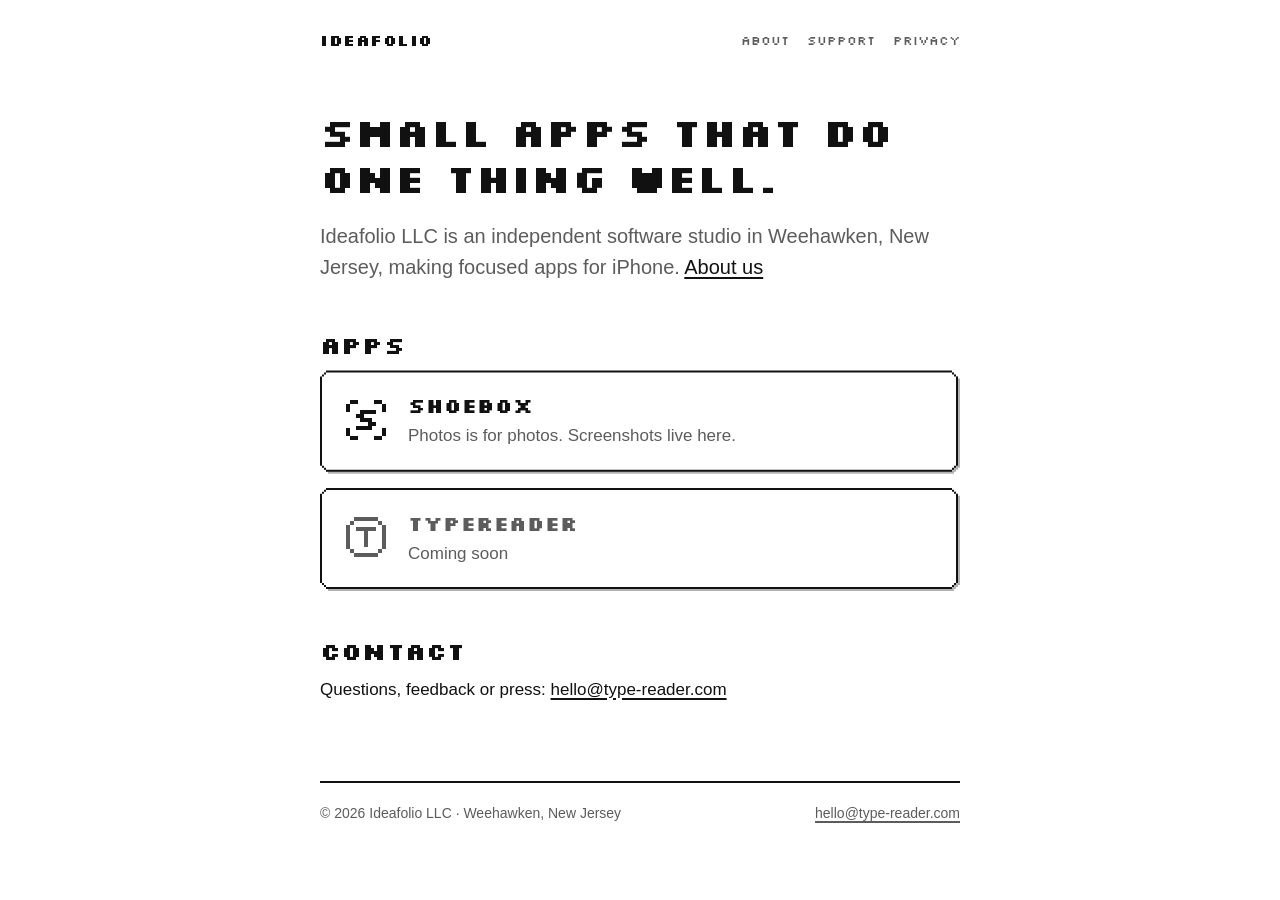
<file: index.html>
<!doctype html>
<html lang="en">
<head>
<meta charset="utf-8">
<meta name="viewport" content="width=device-width, initial-scale=1">
<title>Ideafolio</title>
<meta name="description" content="Ideafolio LLC makes small, focused apps for iPhone.">
<link rel="stylesheet" href="/style.css">
<link rel="icon" href="/favicon.svg" type="image/svg+xml">
<style>
/* Shoebox mark: black on white, neon on black. */
.mark { fill: var(--ink); }
@media (prefers-color-scheme: dark) { .mark { fill: #7FFF5B; } }
</style>
</head>
<body>
<div class="wrap">
<header class="site">
  <a class="brand" href="/">Ideafolio</a>
  <nav class="site" aria-label="Main">
    <a href="/about/">About</a>
    <a href="/shoebox/support/">Support</a>
    <a href="/shoebox/privacy/">Privacy</a>
  </nav>
</header>
<main>
<h1 class="px">Small apps that do one thing well.</h1>
<p class="lede">Ideafolio LLC is an independent software studio in Weehawken, New Jersey, making focused apps for iPhone. <a href="/about/">About us</a></p>

<h2 class="px">Apps</h2>
<a class="card" href="/shoebox/">
  <div class="app">
    <svg width="48" height="48" viewBox="0 0 24 24" role="img" aria-label="Shoebox" shape-rendering="crispEdges"><path class="mark" d="M2 4h2v4H2zM4 2h4v2H4zM16 2h4v2h-4zM20 4h2v4h-2zM2 16h2v4H2zM4 20h4v2H4zM16 20h4v2h-4zM20 16h2v4h-2zM17 9H11V11H15V13H17V15H15V17H7V15H13V13H9V11H7V9H9V7H17V9Z"/></svg>
    <div>
      <p class="name">Shoebox</p>
      <p class="what">Photos is for photos. Screenshots live here.</p>
    </div>
  </div>
</a>
<div class="card soon">
  <div class="app">
    <svg width="48" height="48" viewBox="0 0 24 24" aria-hidden="true" shape-rendering="crispEdges"><path style="fill:var(--muted)" fill-rule="evenodd" d="M18 4H20V6H22V18H20V20H18V22H6V20H4V18H2V6H4V4H6V2H18V4ZM6 4V6H4V18H6V20H18V18H20V6H18V4H6Z"/><path style="fill:var(--muted)" d="M7 7H17V9H13V17H11V9H7Z"/></svg>
    <div>
      <p class="name">TypeReader</p>
      <p class="what">Coming soon</p>
    </div>
  </div>
</div>

<h2 class="px">Contact</h2>
<p>Questions, feedback or press: <a href="mailto:hello@type-reader.com">hello@type-reader.com</a></p>
</main>
<footer class="site">
  <span>© 2026 Ideafolio LLC · Weehawken, New Jersey</span>
  <span><a href="mailto:hello@type-reader.com">hello@type-reader.com</a></span>
</footer>
</div>
</body>
</html>
</file>
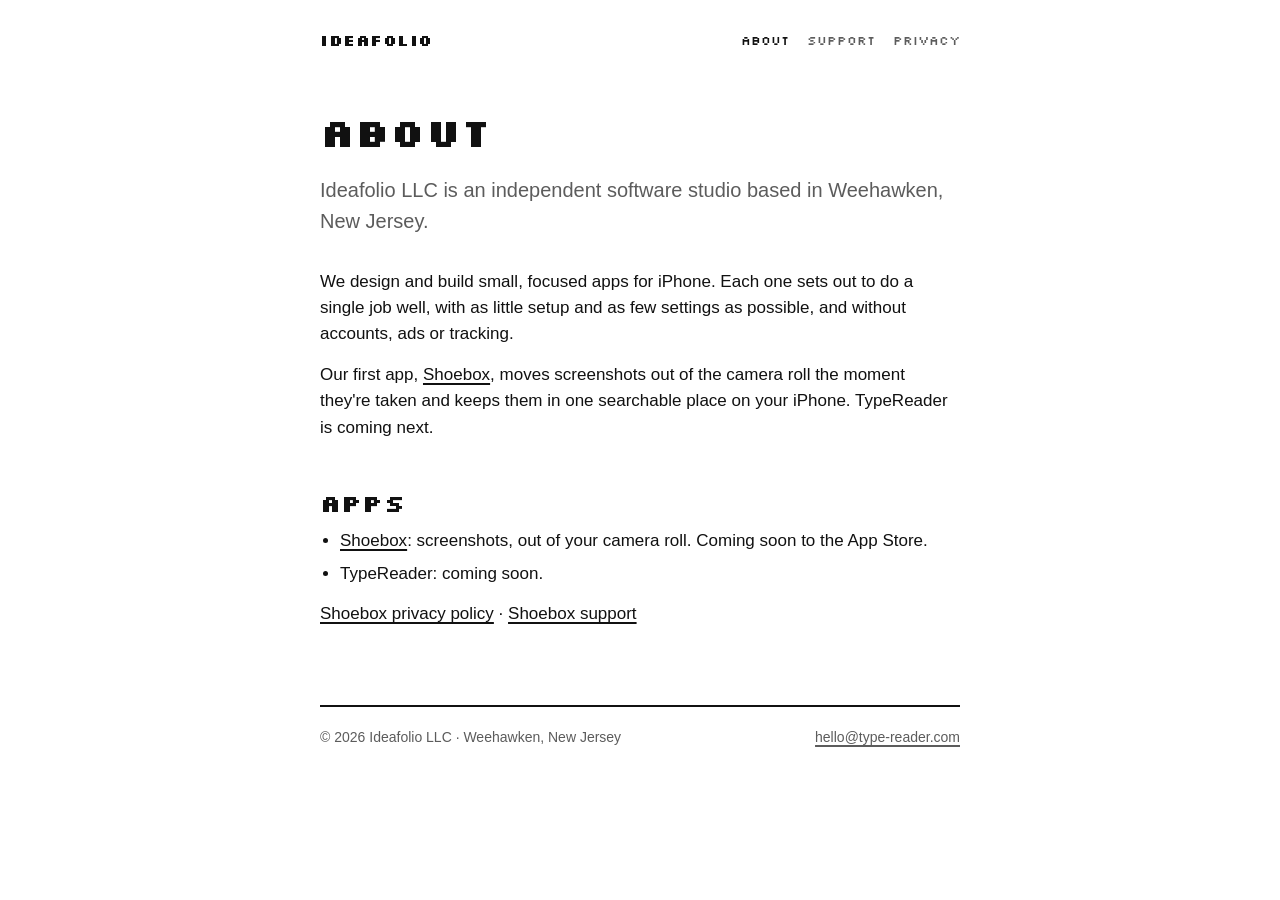
<file: about/index.html>
<!doctype html>
<html lang="en">
<head>
<meta charset="utf-8">
<meta name="viewport" content="width=device-width, initial-scale=1">
<title>Ideafolio — About</title>
<meta name="description" content="Ideafolio LLC is an independent software studio in Weehawken, New Jersey, making focused apps for iPhone.">
<link rel="stylesheet" href="/style.css">
<link rel="icon" href="/favicon.svg" type="image/svg+xml">
</head>
<body>
<div class="wrap">
<header class="site">
  <a class="brand" href="/">Ideafolio</a>
  <nav class="site" aria-label="Main">
    <a href="/about/" aria-current="page">About</a>
    <a href="/shoebox/support/">Support</a>
    <a href="/shoebox/privacy/">Privacy</a>
  </nav>
</header>
<main>
<h1 class="px">About</h1>
<p class="lede">Ideafolio LLC is an independent software studio based in Weehawken, New Jersey.</p>

<p>We design and build small, focused apps for iPhone. Each one sets out to do a single job well, with as little setup and as few settings as possible, and without accounts, ads or tracking.</p>
<p>Our first app, <a href="/shoebox/">Shoebox</a>, moves screenshots out of the camera roll the moment they're taken and keeps them in one searchable place on your iPhone. TypeReader is coming next.</p>

<h2 class="px">Apps</h2>
<ul>
  <li><a href="/shoebox/">Shoebox</a>: screenshots, out of your camera roll. Coming soon to the App Store.</li>
  <li>TypeReader: coming soon.</li>
</ul>
<p><a href="/shoebox/privacy/">Shoebox privacy policy</a> · <a href="/shoebox/support/">Shoebox support</a></p>
</main>
<footer class="site">
  <span>© 2026 Ideafolio LLC · Weehawken, New Jersey</span>
  <span><a href="mailto:hello@type-reader.com">hello@type-reader.com</a></span>
</footer>
</div>
</body>
</html>
</file>
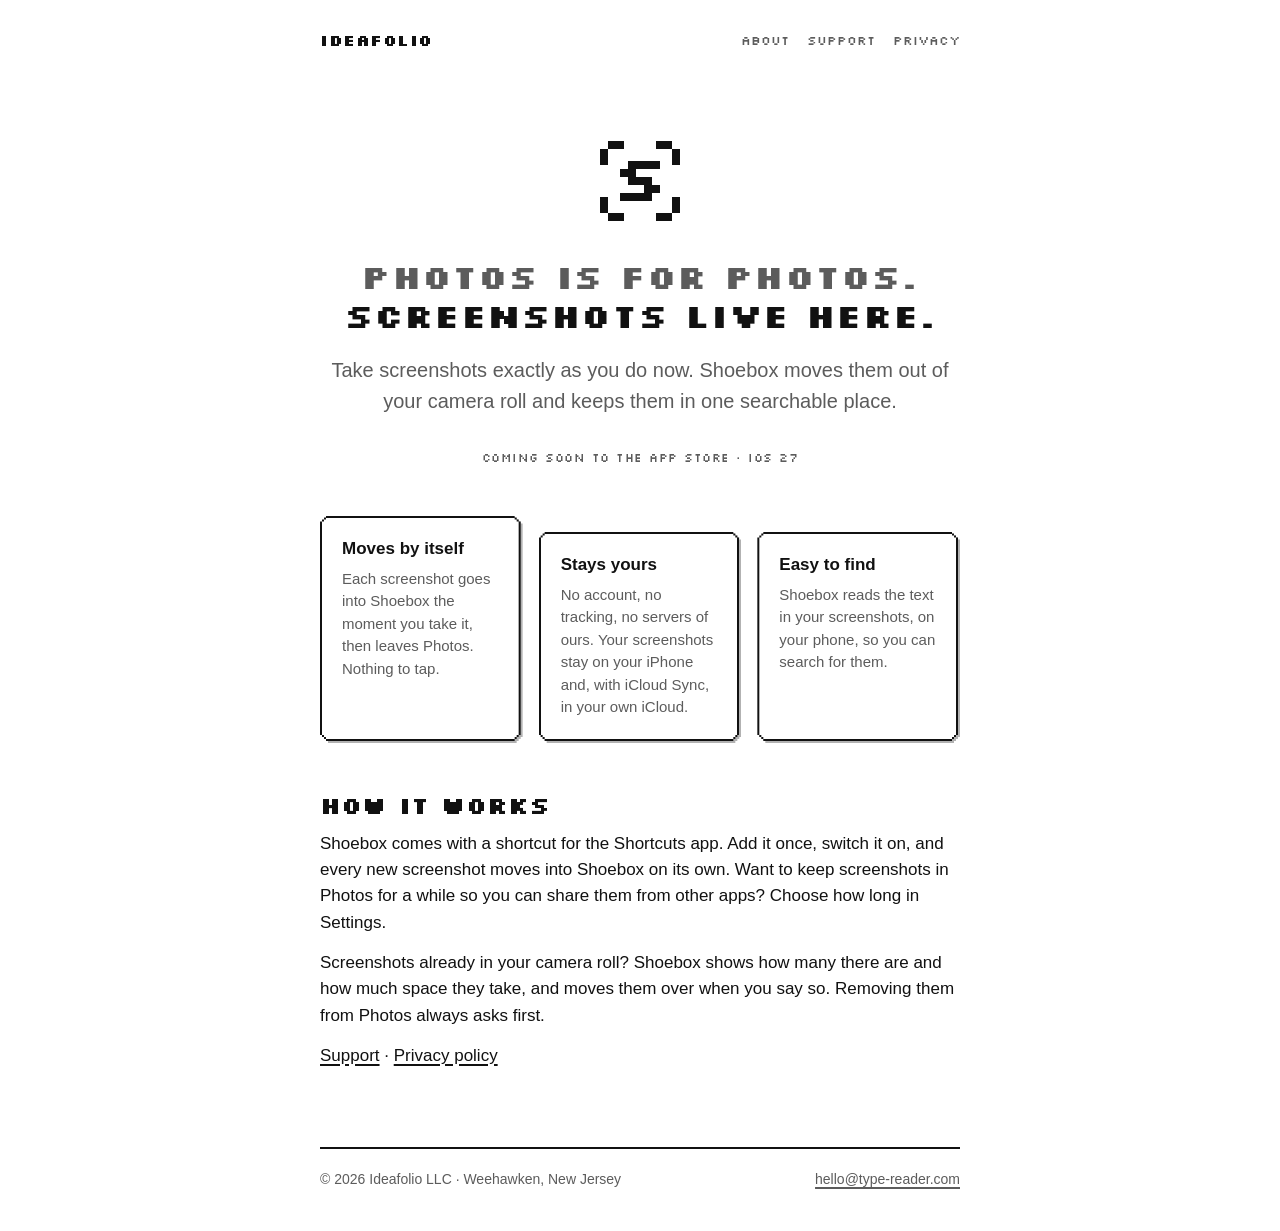
<file: shoebox/index.html>
<!doctype html>
<html lang="en">
<head>
<meta charset="utf-8">
<meta name="viewport" content="width=device-width, initial-scale=1">
<title>Shoebox</title>
<meta name="description" content="Shoebox moves every screenshot out of your camera roll the moment you take it, and keeps them searchable on your iPhone.">
<link rel="stylesheet" href="/style.css">
<link rel="icon" href="/favicon.svg" type="image/svg+xml">
<style>
/* Shoebox mark: black on white, neon on black. */
.mark { fill: var(--ink); }
@media (prefers-color-scheme: dark) { .mark { fill: #7FFF5B; } }
</style>
</head>
<body>
<div class="wrap">
<header class="site">
  <a class="brand" href="/">Ideafolio</a>
  <nav class="site" aria-label="Main">
    <a href="/about/">About</a>
    <a href="/shoebox/support/">Support</a>
    <a href="/shoebox/privacy/">Privacy</a>
  </nav>
</header>
<main>
<section class="hero">
  <svg width="96" height="96" viewBox="0 0 24 24" role="img" aria-label="Shoebox" shape-rendering="crispEdges"><path class="mark" d="M2 4h2v4H2zM4 2h4v2H4zM16 2h4v2h-4zM20 4h2v4h-2zM2 16h2v4H2zM4 20h4v2H4zM16 20h4v2h-4zM20 16h2v4h-2zM17 9H11V11H15V13H17V15H15V17H7V15H13V13H9V11H7V9H9V7H17V9Z"/></svg>
  <h1 class="px"><span class="dim">Photos is for photos.</span>Screenshots live here.</h1>
  <p class="lede">Take screenshots exactly as you do now. Shoebox moves them out of your camera roll and keeps them in one searchable place.</p>
  <p class="label">Coming soon to the App Store · iOS 27</p>
</section>

<div class="features">
  <div class="card">
    <h3>Moves by itself</h3>
    <p>Each screenshot goes into Shoebox the moment you take it, then leaves Photos. Nothing to tap.</p>
  </div>
  <div class="card">
    <h3>Stays yours</h3>
    <p>No account, no tracking, no servers of ours. Your screenshots stay on your iPhone and, with iCloud Sync, in your own iCloud.</p>
  </div>
  <div class="card">
    <h3>Easy to find</h3>
    <p>Shoebox reads the text in your screenshots, on your phone, so you can search for them.</p>
  </div>
</div>

<h2 class="px">How it works</h2>
<p>Shoebox comes with a shortcut for the Shortcuts app. Add it once, switch it on, and every new screenshot moves into Shoebox on its own. Want to keep screenshots in Photos for a while so you can share them from other apps? Choose how long in Settings.</p>
<p>Screenshots already in your camera roll? Shoebox shows how many there are and how much space they take, and moves them over when you say so. Removing them from Photos always asks first.</p>
<p><a href="/shoebox/support/">Support</a> · <a href="/shoebox/privacy/">Privacy policy</a></p>
</main>
<footer class="site">
  <span>© 2026 Ideafolio LLC · Weehawken, New Jersey</span>
  <span><a href="mailto:hello@type-reader.com">hello@type-reader.com</a></span>
</footer>
</div>
</body>
</html>
</file>
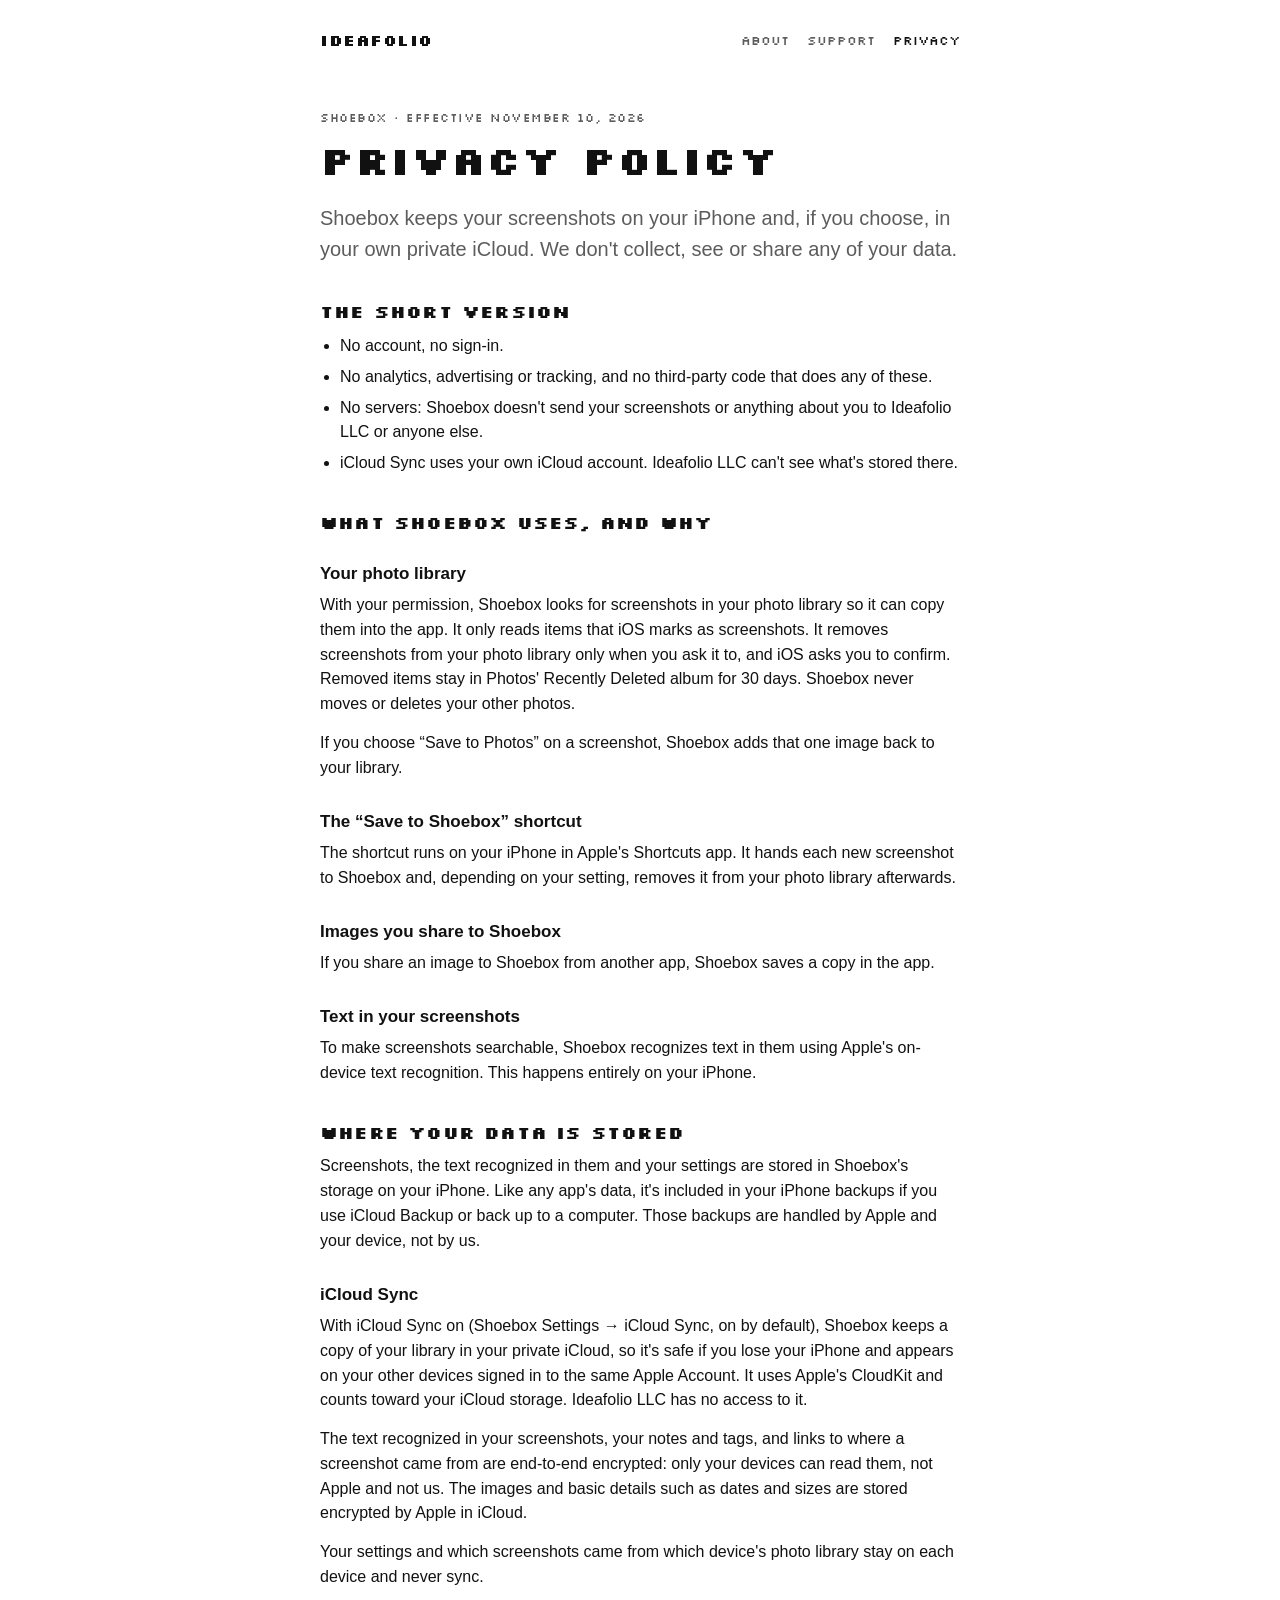
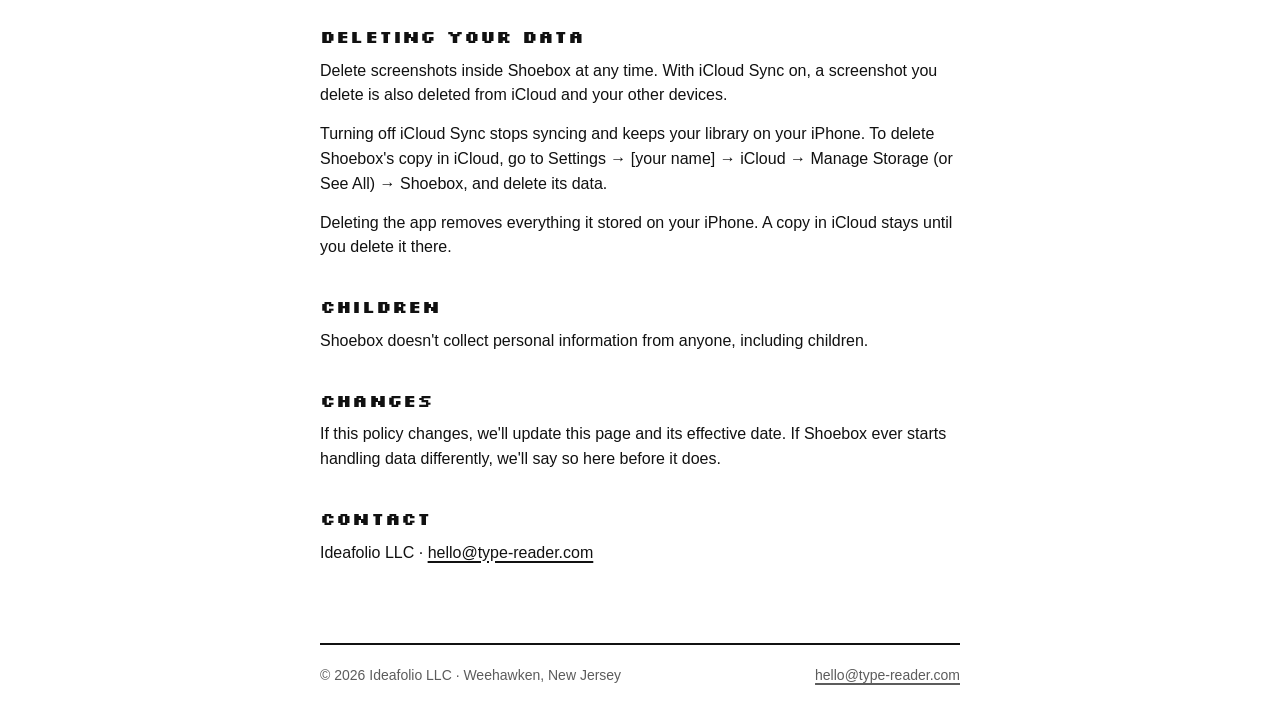
<file: shoebox/privacy/index.html>
<!doctype html>
<html lang="en">
<head>
<meta charset="utf-8">
<meta name="viewport" content="width=device-width, initial-scale=1">
<title>Shoebox — Privacy</title>
<meta name="description" content="Shoebox keeps your screenshots on your iPhone and, if you choose, in your own private iCloud. Ideafolio LLC collects no data.">
<link rel="stylesheet" href="/style.css">
<link rel="icon" href="/favicon.svg" type="image/svg+xml">
</head>
<body>
<div class="wrap">
<header class="site">
  <a class="brand" href="/">Ideafolio</a>
  <nav class="site" aria-label="Main">
    <a href="/about/">About</a>
    <a href="/shoebox/support/">Support</a>
    <a href="/shoebox/privacy/" aria-current="page">Privacy</a>
  </nav>
</header>
<main>
<article class="legal">
<p class="label">Shoebox · Effective November 10, 2026</p>
<h1 class="px">Privacy policy</h1>
<p class="lede">Shoebox keeps your screenshots on your iPhone and, if you choose, in your own private iCloud. We don't collect, see or share any of your data.</p>

<h2 class="px">The short version</h2>
<ul>
  <li>No account, no sign-in.</li>
  <li>No analytics, advertising or tracking, and no third-party code that does any of these.</li>
  <li>No servers: Shoebox doesn't send your screenshots or anything about you to Ideafolio LLC or anyone else.</li>
  <li>iCloud Sync uses your own iCloud account. Ideafolio LLC can't see what's stored there.</li>
</ul>

<h2 class="px">What Shoebox uses, and why</h2>
<h3>Your photo library</h3>
<p>With your permission, Shoebox looks for screenshots in your photo library so it can copy them into the app. It only reads items that iOS marks as screenshots. It removes screenshots from your photo library only when you ask it to, and iOS asks you to confirm. Removed items stay in Photos' Recently Deleted album for 30 days. Shoebox never moves or deletes your other photos.</p>
<p>If you choose “Save to Photos” on a screenshot, Shoebox adds that one image back to your library.</p>
<h3>The “Save to Shoebox” shortcut</h3>
<p>The shortcut runs on your iPhone in Apple's Shortcuts app. It hands each new screenshot to Shoebox and, depending on your setting, removes it from your photo library afterwards.</p>
<h3>Images you share to Shoebox</h3>
<p>If you share an image to Shoebox from another app, Shoebox saves a copy in the app.</p>
<h3>Text in your screenshots</h3>
<p>To make screenshots searchable, Shoebox recognizes text in them using Apple's on-device text recognition. This happens entirely on your iPhone.</p>

<h2 class="px">Where your data is stored</h2>
<p>Screenshots, the text recognized in them and your settings are stored in Shoebox's storage on your iPhone. Like any app's data, it's included in your iPhone backups if you use iCloud Backup or back up to a computer. Those backups are handled by Apple and your device, not by us.</p>

<h3>iCloud Sync</h3>
<p>With iCloud Sync on (Shoebox Settings → iCloud Sync, on by default), Shoebox keeps a copy of your library in your private iCloud, so it's safe if you lose your iPhone and appears on your other devices signed in to the same Apple Account. It uses Apple's CloudKit and counts toward your iCloud storage. Ideafolio LLC has no access to it.</p>
<p>The text recognized in your screenshots, your notes and tags, and links to where a screenshot came from are end-to-end encrypted: only your devices can read them, not Apple and not us. The images and basic details such as dates and sizes are stored encrypted by Apple in iCloud.</p>
<p>Your settings and which screenshots came from which device's photo library stay on each device and never sync.</p>

<h2 class="px">Deleting your data</h2>
<p>Delete screenshots inside Shoebox at any time. With iCloud Sync on, a screenshot you delete is also deleted from iCloud and your other devices.</p>
<p>Turning off iCloud Sync stops syncing and keeps your library on your iPhone. To delete Shoebox's copy in iCloud, go to Settings → [your name] → iCloud → Manage Storage (or See All) → Shoebox, and delete its data.</p>
<p>Deleting the app removes everything it stored on your iPhone. A copy in iCloud stays until you delete it there.</p>

<h2 class="px">Children</h2>
<p>Shoebox doesn't collect personal information from anyone, including children.</p>

<h2 class="px">Changes</h2>
<p>If this policy changes, we'll update this page and its effective date. If Shoebox ever starts handling data differently, we'll say so here before it does.</p>

<h2 class="px">Contact</h2>
<p>Ideafolio LLC · <a href="mailto:hello@type-reader.com">hello@type-reader.com</a></p>
</article>
</main>
<footer class="site">
  <span>© 2026 Ideafolio LLC · Weehawken, New Jersey</span>
  <span><a href="mailto:hello@type-reader.com">hello@type-reader.com</a></span>
</footer>
</div>
</body>
</html>
</file>
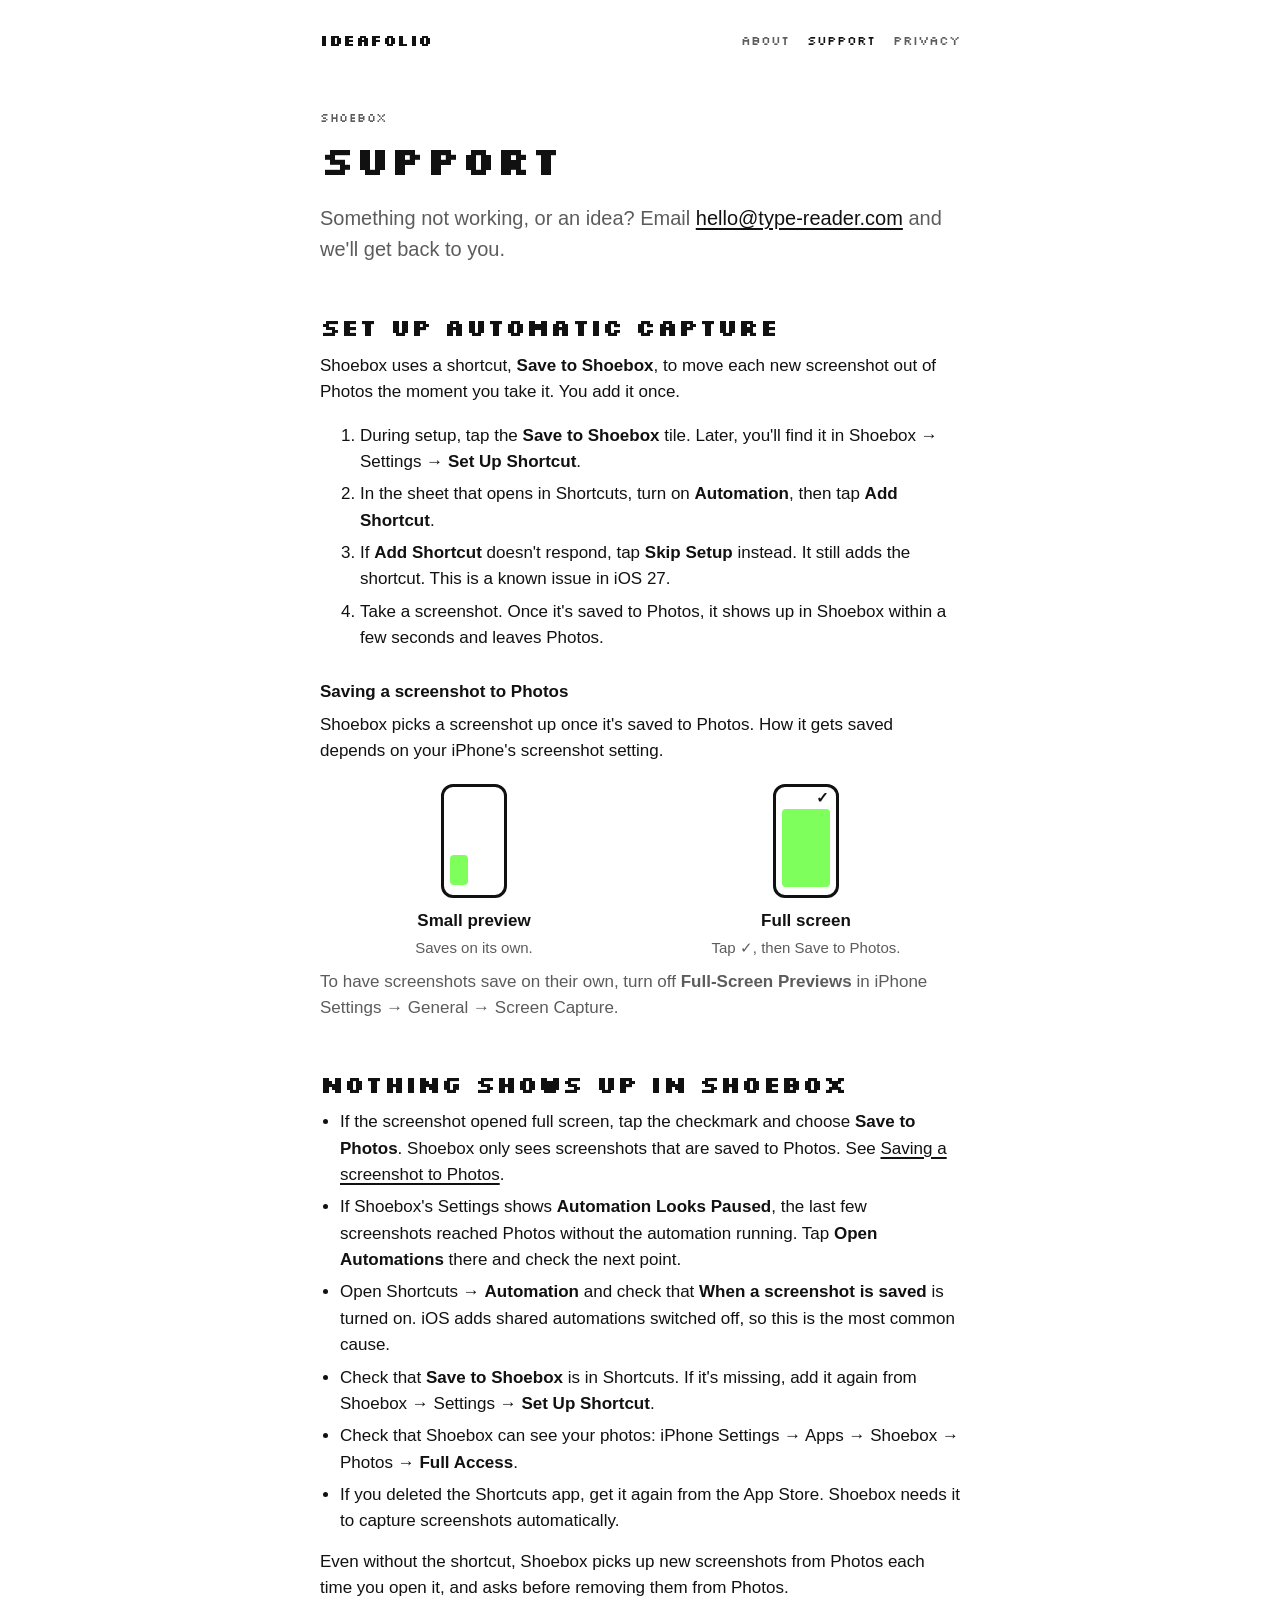
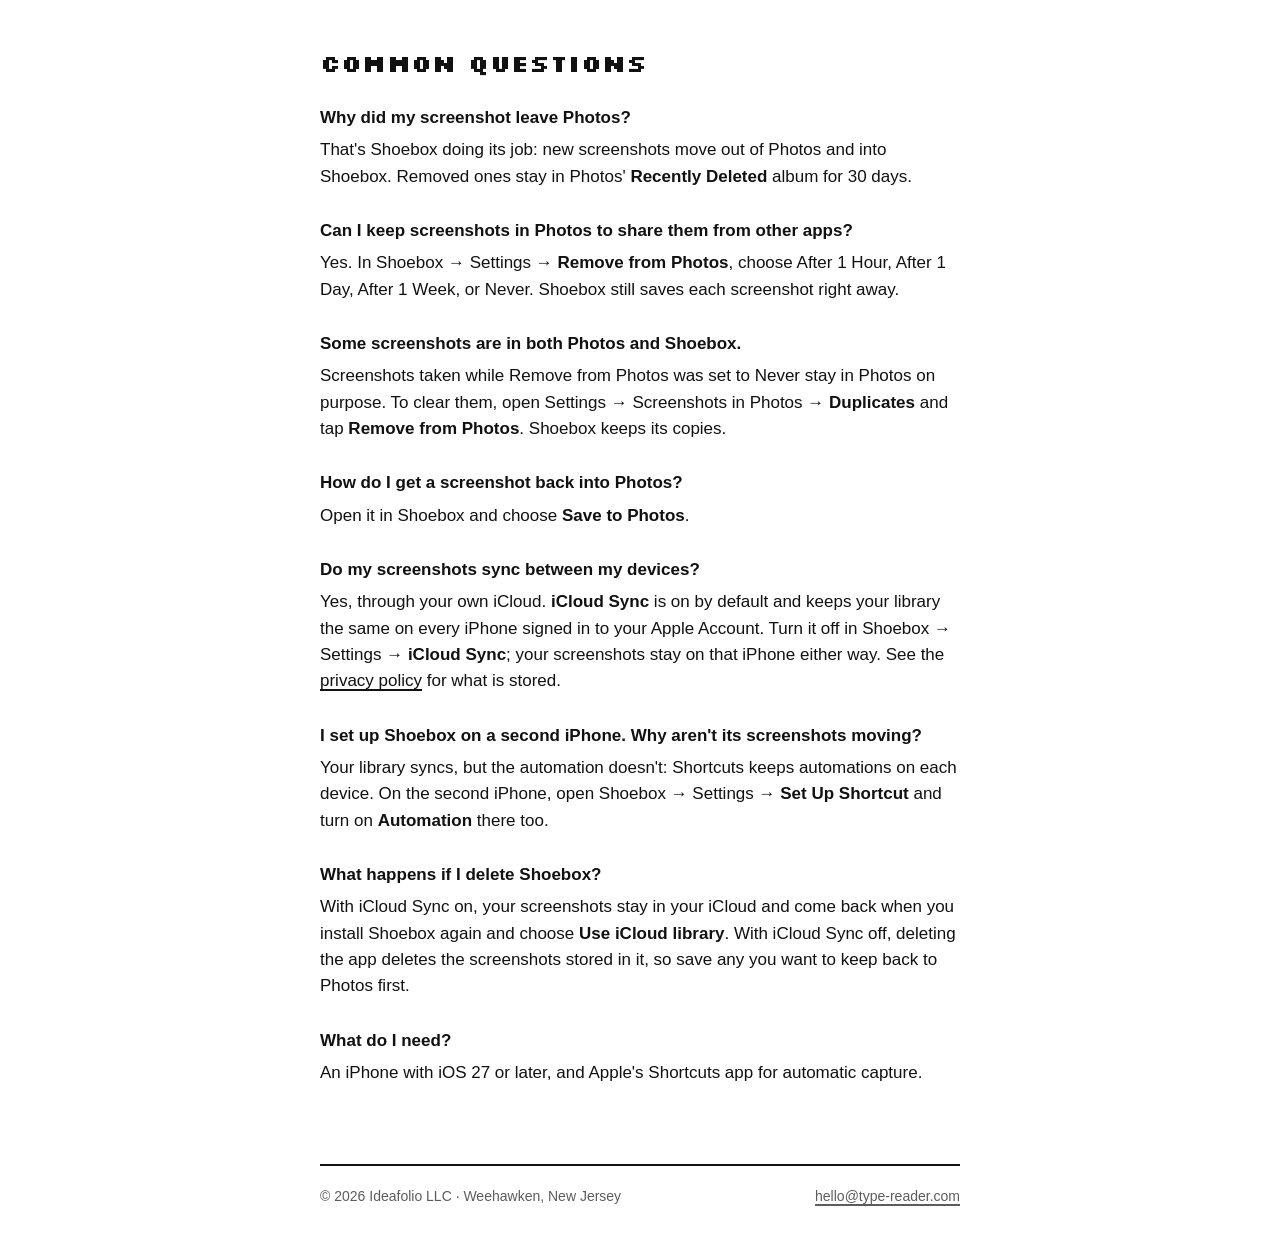
<file: shoebox/support/index.html>
<!doctype html>
<html lang="en">
<head>
<meta charset="utf-8">
<meta name="viewport" content="width=device-width, initial-scale=1">
<title>Shoebox — Support</title>
<meta name="description" content="Help with Shoebox: setting up the Save to Shoebox shortcut, what to do if nothing arrives, and keeping screenshots in Photos.">
<link rel="stylesheet" href="/style.css">
<link rel="icon" href="/favicon.svg" type="image/svg+xml">
<style>
/* Two screenshot settings, drawn small: capture, then how it's saved to Photos. */
.shots { display: flex; gap: 24px; margin: 20px 0 8px; }
.shots figure { flex: 1; margin: 0; display: flex; flex-direction: column; align-items: center; gap: 10px; text-align: center; }
.shots figcaption b { display: block; }
.shots figcaption span { color: var(--muted); font-size: 15px; }
.phone { width: 66px; height: 114px; border: 3px solid var(--ink); border-radius: 12px; position: relative; overflow: hidden; }
.shot { position: absolute; background: #7FFF5B; border-radius: 4px; animation: 3.4s ease-in-out infinite; }
.shot.small { left: 6px; top: 68px; width: 18px; height: 30px; animation-name: shot-small; }
.shot.full { left: 6px; top: 22px; width: 48px; height: 78px; animation-name: shot-full; }
.phone .check { position: absolute; right: 7px; top: 1px; font-size: 15px; font-weight: 700; line-height: 20px; animation: shot-check 3.4s ease-in-out infinite; }
.phone .tap { position: absolute; right: 1px; top: -1px; width: 24px; height: 24px; border: 2px solid var(--ink); border-radius: 50%; opacity: 0; animation: shot-tap 3.4s ease-out infinite; }
@keyframes shot-small { 0% { left: 3px; top: 3px; width: 54px; height: 102px; opacity: 0; } 5%, 14% { left: 3px; top: 3px; width: 54px; height: 102px; opacity: 1; } 34%, 62% { left: 6px; top: 68px; width: 18px; height: 30px; opacity: 1; } 72% { left: -24px; top: 68px; width: 18px; height: 30px; opacity: 1; } 73%, 100% { left: -24px; top: 68px; width: 18px; height: 30px; opacity: 0; } }
@keyframes shot-full { 0% { left: 3px; top: 3px; width: 54px; height: 102px; opacity: 0; } 5%, 14% { left: 3px; top: 3px; width: 54px; height: 102px; opacity: 1; } 34%, 62% { left: 6px; top: 22px; width: 48px; height: 78px; opacity: 1; } 72%, 100% { left: 6px; top: 22px; width: 48px; height: 78px; opacity: 0; } }
@keyframes shot-check { 0%, 32% { opacity: 0; } 38%, 62% { opacity: 1; } 72%, 100% { opacity: 0; } }
@keyframes shot-tap { 0%, 48% { opacity: 0; transform: scale(.5); } 52% { opacity: 1; transform: scale(.7); } 62%, 100% { opacity: 0; transform: scale(1.25); } }
@media (prefers-reduced-motion: reduce) { .shot, .phone .check, .phone .tap { animation: none; } }
</style>
</head>
<body>
<div class="wrap">
<header class="site">
  <a class="brand" href="/">Ideafolio</a>
  <nav class="site" aria-label="Main">
    <a href="/about/">About</a>
    <a href="/shoebox/support/" aria-current="page">Support</a>
    <a href="/shoebox/privacy/">Privacy</a>
  </nav>
</header>
<main>
<p class="label">Shoebox</p>
<h1 class="px">Support</h1>
<p class="lede">Something not working, or an idea? Email <a href="mailto:hello@type-reader.com">hello@type-reader.com</a> and we'll get back to you.</p>

<h2 class="px" id="setup">Set up automatic capture</h2>
<p>Shoebox uses a shortcut, <b>Save to Shoebox</b>, to move each new screenshot out of Photos the moment you take it. You add it once.</p>
<ol>
  <li>During setup, tap the <b>Save to Shoebox</b> tile. Later, you'll find it in Shoebox → Settings → <b>Set Up Shortcut</b>.</li>
  <li>In the sheet that opens in Shortcuts, turn on <b>Automation</b>, then tap <b>Add Shortcut</b>.</li>
  <li>If <b>Add Shortcut</b> doesn't respond, tap <b>Skip Setup</b> instead. It still adds the shortcut. This is a known issue in iOS 27.</li>
  <li>Take a screenshot. Once it's saved to Photos, it shows up in Shoebox within a few seconds and leaves Photos.</li>
</ol>

<h3 id="saving">Saving a screenshot to Photos</h3>
<p>Shoebox picks a screenshot up once it's saved to Photos. How it gets saved depends on your iPhone's screenshot setting.</p>
<div class="shots">
  <figure>
    <div class="phone" role="img" aria-label="A screenshot shrinks to a small preview in the corner and is swiped away"><div class="shot small"></div></div>
    <figcaption><b>Small preview</b><span>Saves on its own.</span></figcaption>
  </figure>
  <figure>
    <div class="phone" role="img" aria-label="A screenshot opens full screen, then the checkmark is tapped"><div class="shot full"></div><div class="check" aria-hidden="true">✓</div><div class="tap"></div></div>
    <figcaption><b>Full screen</b><span>Tap ✓, then Save to Photos.</span></figcaption>
  </figure>
</div>
<p class="muted">To have screenshots save on their own, turn off <b>Full-Screen Previews</b> in iPhone Settings → General → Screen Capture.</p>

<h2 class="px" id="nothing-arrives">Nothing shows up in Shoebox</h2>
<ul>
  <li>If the screenshot opened full screen, tap the checkmark and choose <b>Save to Photos</b>. Shoebox only sees screenshots that are saved to Photos. See <a href="#saving">Saving a screenshot to Photos</a>.</li>
  <li>If Shoebox's Settings shows <b>Automation Looks Paused</b>, the last few screenshots reached Photos without the automation running. Tap <b>Open Automations</b> there and check the next point.</li>
  <li>Open Shortcuts → <b>Automation</b> and check that <b>When a screenshot is saved</b> is turned on. iOS adds shared automations switched off, so this is the most common cause.</li>
  <li>Check that <b>Save to Shoebox</b> is in Shortcuts. If it's missing, add it again from Shoebox → Settings → <b>Set Up Shortcut</b>.</li>
  <li>Check that Shoebox can see your photos: iPhone Settings → Apps → Shoebox → Photos → <b>Full Access</b>.</li>
  <li>If you deleted the Shortcuts app, get it again from the App Store. Shoebox needs it to capture screenshots automatically.</li>
</ul>
<p>Even without the shortcut, Shoebox picks up new screenshots from Photos each time you open it, and asks before removing them from Photos.</p>

<h2 class="px">Common questions</h2>

<h3>Why did my screenshot leave Photos?</h3>
<p>That's Shoebox doing its job: new screenshots move out of Photos and into Shoebox. Removed ones stay in Photos' <b>Recently Deleted</b> album for 30 days.</p>

<h3>Can I keep screenshots in Photos to share them from other apps?</h3>
<p>Yes. In Shoebox → Settings → <b>Remove from Photos</b>, choose After 1 Hour, After 1 Day, After 1 Week, or Never. Shoebox still saves each screenshot right away.</p>

<h3>Some screenshots are in both Photos and Shoebox.</h3>
<p>Screenshots taken while Remove from Photos was set to Never stay in Photos on purpose. To clear them, open Settings → Screenshots in Photos → <b>Duplicates</b> and tap <b>Remove from Photos</b>. Shoebox keeps its copies.</p>

<h3>How do I get a screenshot back into Photos?</h3>
<p>Open it in Shoebox and choose <b>Save to Photos</b>.</p>

<h3>Do my screenshots sync between my devices?</h3>
<p>Yes, through your own iCloud. <b>iCloud Sync</b> is on by default and keeps your library the same on every iPhone signed in to your Apple Account. Turn it off in Shoebox → Settings → <b>iCloud Sync</b>; your screenshots stay on that iPhone either way. See the <a href="/shoebox/privacy/">privacy policy</a> for what is stored.</p>

<h3>I set up Shoebox on a second iPhone. Why aren't its screenshots moving?</h3>
<p>Your library syncs, but the automation doesn't: Shortcuts keeps automations on each device. On the second iPhone, open Shoebox → Settings → <b>Set Up Shortcut</b> and turn on <b>Automation</b> there too.</p>

<h3>What happens if I delete Shoebox?</h3>
<p>With iCloud Sync on, your screenshots stay in your iCloud and come back when you install Shoebox again and choose <b>Use iCloud library</b>. With iCloud Sync off, deleting the app deletes the screenshots stored in it, so save any you want to keep back to Photos first.</p>

<h3>What do I need?</h3>
<p>An iPhone with iOS 27 or later, and Apple's Shortcuts app for automatic capture.</p>
</main>
<footer class="site">
  <span>© 2026 Ideafolio LLC · Weehawken, New Jersey</span>
  <span><a href="mailto:hello@type-reader.com">hello@type-reader.com</a></span>
</footer>
</div>
</body>
</html>
</file>
<file: style.css>
/* Ideafolio LLC / Shoebox — pixel look, black and white, follows light/dark. */
@font-face { font-family: "Silkscreen"; src: url("/fonts/Silkscreen-Regular.ttf") format("truetype"); font-weight: 400; font-display: swap; }
@font-face { font-family: "Silkscreen"; src: url("/fonts/Silkscreen-Bold.ttf") format("truetype"); font-weight: 700; font-display: swap; }

:root {
  --ink: #111;
  --paper: #fff;
  --muted: #5c5c5c;
  --shadow: rgba(0, 0, 0, 0.3);
  /* Stepped corners: 3 steps of 2px (outer) and 2 steps (inner), as in the app. */
  --step3: polygon(6px 0,calc(100% - 6px) 0,calc(100% - 6px) 2px,calc(100% - 4px) 2px,calc(100% - 4px) 4px,calc(100% - 2px) 4px,calc(100% - 2px) 6px,100% 6px,100% calc(100% - 6px),calc(100% - 2px) calc(100% - 6px),calc(100% - 2px) calc(100% - 4px),calc(100% - 4px) calc(100% - 4px),calc(100% - 4px) calc(100% - 2px),calc(100% - 6px) calc(100% - 2px),calc(100% - 6px) 100%,6px 100%,6px calc(100% - 2px),4px calc(100% - 2px),4px calc(100% - 4px),2px calc(100% - 4px),2px calc(100% - 6px),0 calc(100% - 6px),0 6px,2px 6px,2px 4px,4px 4px,4px 2px,6px 2px);
  --step2: polygon(4px 0,calc(100% - 4px) 0,calc(100% - 4px) 2px,calc(100% - 2px) 2px,calc(100% - 2px) 4px,100% 4px,100% calc(100% - 4px),calc(100% - 2px) calc(100% - 4px),calc(100% - 2px) calc(100% - 2px),calc(100% - 4px) calc(100% - 2px),calc(100% - 4px) 100%,4px 100%,4px calc(100% - 2px),2px calc(100% - 2px),2px calc(100% - 4px),0 calc(100% - 4px),0 4px,2px 4px,2px 2px,4px 2px);
}
@media (prefers-color-scheme: dark) {
  :root { --ink: #f2f2f2; --paper: #0b0b0b; --muted: #a8a8a8; --shadow: rgba(255, 255, 255, 0.3); }
}

* { box-sizing: border-box; }
html { -webkit-text-size-adjust: 100%; }
body {
  margin: 0;
  background: var(--paper);
  color: var(--ink);
  font: 17px/1.55 -apple-system, BlinkMacSystemFont, "SF Pro Text", "Helvetica Neue", Arial, sans-serif;
  -webkit-font-smoothing: antialiased;
}
a { color: var(--ink); text-underline-offset: 3px; text-decoration-thickness: 2px; }
a:hover { text-decoration-thickness: 3px; }

.wrap { max-width: 680px; margin: 0 auto; padding: 0 20px; }

header.site {
  display: flex; align-items: center; justify-content: space-between; gap: 16px;
  padding: 28px 0 8px;
}
.brand {
  font-family: "Silkscreen", monospace; font-weight: 700; font-size: 16px;
  text-decoration: none; text-transform: uppercase; letter-spacing: 0.5px;
}
nav.site { display: flex; gap: 18px; flex-wrap: wrap; }
nav.site a {
  font-family: "Silkscreen", monospace; font-size: 13px; text-transform: uppercase;
  text-decoration: none; color: var(--muted);
}
nav.site a:hover, nav.site a[aria-current="page"] { color: var(--ink); }

main { padding: 48px 0 64px; }

.px { font-family: "Silkscreen", monospace; font-weight: 700; line-height: 1.15; letter-spacing: 0.2px; }
h1.px { font-size: 40px; margin: 0 0 20px; }
h2.px { font-size: 24px; margin: 48px 0 12px; }
h3 { font-size: 17px; margin: 28px 0 6px; }
.lede { font-size: 20px; color: var(--muted); margin: 0 0 32px; }
.muted { color: var(--muted); }
.label {
  font-family: "Silkscreen", monospace; font-size: 12px; text-transform: uppercase;
  letter-spacing: 0.5px; color: var(--muted); margin: 0 0 10px;
}
p { margin: 0 0 14px; }
ul { padding-left: 20px; margin: 0 0 14px; }
li { margin-bottom: 6px; }

/* Pixel card: 2px stepped outline with a hard 2px shadow. */
.card {
  position: relative; display: block; padding: 20px 22px 22px; margin: 0 2px 2px 0;
  color: var(--ink); text-decoration: none;
  filter: drop-shadow(2px 2px 0 var(--shadow));
}
.card::before { content: ""; position: absolute; inset: 0; background: var(--ink); clip-path: var(--step3); }
.card::after { content: ""; position: absolute; inset: 2px; background: var(--paper); clip-path: var(--step2); }
.card > * { position: relative; z-index: 1; }
a.card:hover { transform: translate(1px, 1px); filter: drop-shadow(1px 1px 0 var(--shadow)); }

.card + .card { margin-top: 16px; }
.card.soon .name { color: var(--muted); }
.tag {
  display: inline-block; vertical-align: middle; margin-left: 8px; padding: 0 8px;
  font-family: "Silkscreen", monospace; font-weight: 400; font-size: 11px; line-height: 20px;
  text-transform: uppercase; letter-spacing: 0.5px; color: var(--muted);
  border: 2px solid var(--muted);
}
.app { display: flex; gap: 18px; align-items: center; }
.app svg { flex: none; }
.app .name { font-family: "Silkscreen", monospace; font-weight: 700; font-size: 20px; margin: 0 0 2px; }
.app .what { margin: 0; color: var(--muted); }

/* Large pixel button (filled). */
.button {
  position: relative; display: inline-block; padding: 16px 28px; margin: 8px 2px 2px 0;
  font-family: "Silkscreen", monospace; font-size: 16px; text-transform: uppercase;
  color: var(--paper); text-decoration: none;
  filter: drop-shadow(2px 2px 0 var(--shadow));
}
.button::before { content: ""; position: absolute; inset: 0; background: var(--ink); clip-path: var(--step3); }
.button span { position: relative; }
.button:hover { transform: translate(1px, 1px); filter: drop-shadow(1px 1px 0 var(--shadow)); }

.hero { text-align: center; padding-top: 24px; }
.hero svg { display: block; margin: 0 auto 28px; }
.hero h1.px { font-size: 34px; }
.hero h1 .dim { color: var(--muted); display: block; }

.features { display: grid; gap: 16px; margin: 48px 0 0; }
@media (min-width: 640px) { .features { grid-template-columns: repeat(3, 1fr); } }
.features .card h3 { margin: 0 0 6px; }
.features .card p { margin: 0; color: var(--muted); font-size: 15px; line-height: 1.5; }

.legal h2.px { font-size: 18px; margin-top: 36px; }
.legal { font-size: 16px; }

footer.site {
  border-top: 2px solid var(--ink); padding: 20px 0 40px;
  font-size: 14px; color: var(--muted);
  display: flex; flex-wrap: wrap; gap: 8px 20px; justify-content: space-between;
}
footer.site a { color: var(--muted); }

@media (max-width: 480px) {
  header.site { flex-direction: column; align-items: flex-start; gap: 10px; }
  h1.px { font-size: 30px; }
  .hero h1.px { font-size: 26px; }
  main { padding-top: 32px; }
}

a[href^="mailto:"] { white-space: nowrap; }
</file>
